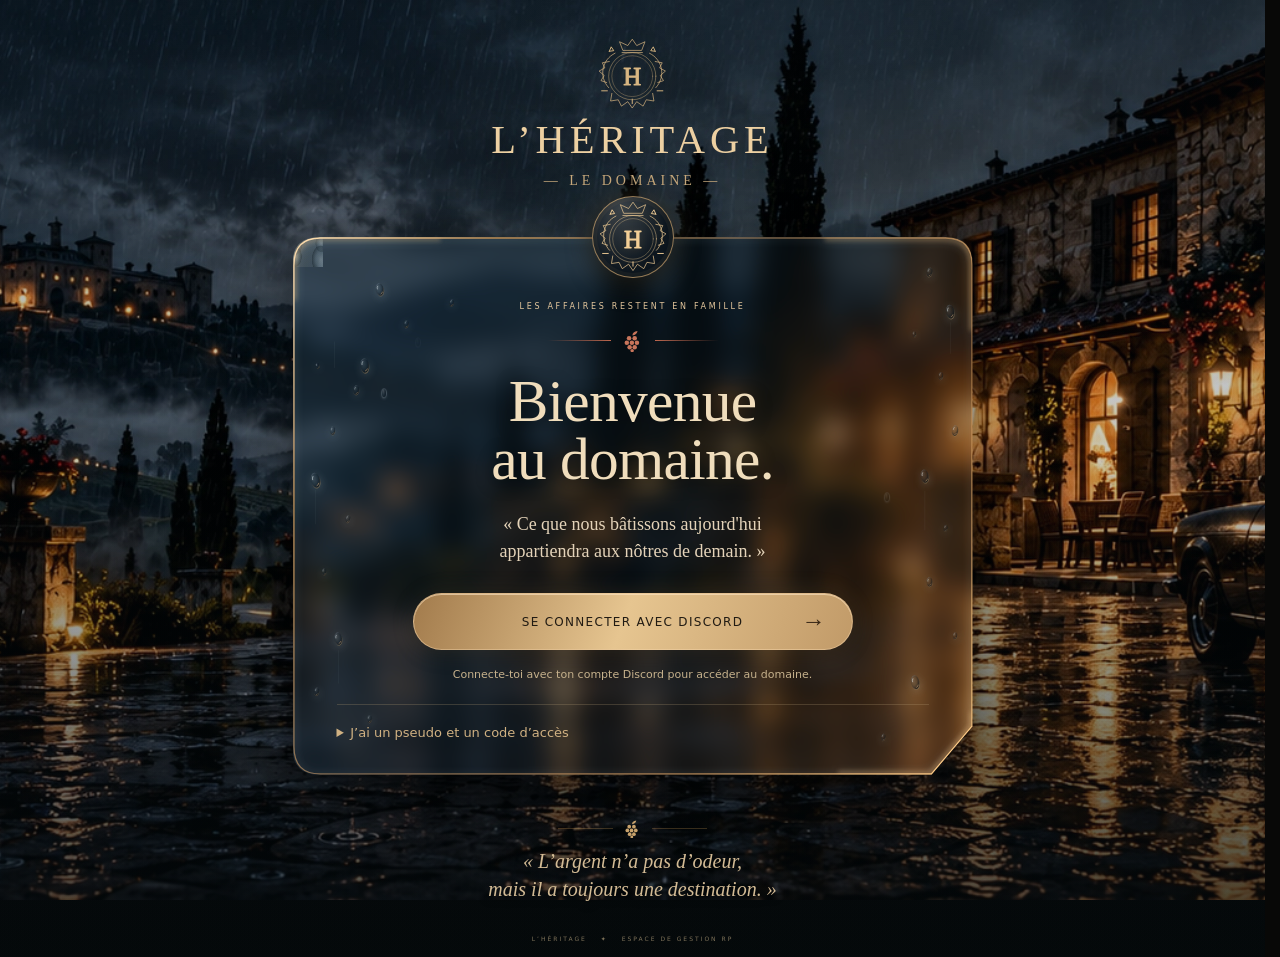
<file: index.html>
<!doctype html>
<html lang="fr">
<head>
<meta charset="utf-8">
<base href="./static/">
<meta name="heritage-hosting" content="github-pages"><meta name="viewport" content="width=device-width,initial-scale=1"><meta name="referrer" content="no-referrer">
<meta http-equiv="Content-Security-Policy" content="default-src 'self'; script-src 'self'; style-src 'self' 'unsafe-inline' https://fonts.googleapis.com; font-src 'self' https://fonts.gstatic.com data:; img-src 'self' data: blob: https://cdn.discordapp.com https://media.discordapp.net; media-src 'self' blob:; connect-src 'self' https://unabashed-tackle-claw.ngrok-free.dev; base-uri 'self'; form-action 'self'">
<style>[hidden]{display:none!important}body{margin:0;background:#12110f;color:#ede7db}#initial-loading{min-height:100vh;display:grid;place-content:center;text-align:center}#site-error{position:fixed;inset:auto 1rem 1rem;z-index:10000;max-width:36rem;margin:auto;padding:1.25rem;background:#24201b;color:#ede7db;border:1px solid #aa9261;border-radius:.75rem}#site-error button{cursor:pointer}</style>
<script src="startup.js?v=2"></script>
<script src="light-mode.js?v=1"></script>
<script src="connection.js?v=code-on-pages-1" defer></script>
<script src="catalog.js?v=1" defer></script>
<script src="local-business.js?v=tombola-week-1" defer></script>
<script src="demo.js?v=access-delete-2" defer></script>
<script src="access-council.js?v=nav-order-1" defer></script>
<script src="vehicle-picker.js?v=tombola-week-1" defer></script>
<meta name="theme-color" content="#12110f"><meta name="description" content="L’Héritage — Espace privé de gestion du domaine RP.">
<title>L’Héritage — Le domaine</title>
<link rel="icon" type="image/svg+xml" href="assets/favicon.svg">
<link rel="preconnect" href="https://fonts.googleapis.com">
<link rel="preconnect" href="https://fonts.gstatic.com" crossorigin>
<link rel="stylesheet" href="https://fonts.googleapis.com/css2?family=Cormorant+Garamond:wght@400;500;600;700&amp;family=DM+Sans:wght@400;450;500;600;700&amp;display=swap">
<link rel="stylesheet" href="styles.css?v=fonts-2"><link rel="stylesheet" href="theme-estate.css"><link rel="stylesheet" href="theme-midnight.css"><link rel="stylesheet" href="theme-finish.css?v=coffre-alert-1"><link rel="stylesheet" href="theme-entry-glass.css?v=entry-motion-1"><script src="rules.js?v=site-only-2" defer></script><script src="feedback.js?v=permanent-journal-1" defer></script><script src="app.js?v=coffre-alert-only-1" defer></script><script src="journal.js?v=tombola-week-1" defer></script><script src="logs.js?v=coffre-1" defer></script><script src="access-accounts.js?v=delete-2" defer></script><script src="secure.js?v=coffre-lazy-1" defer></script><link rel="stylesheet" href="secure.css?v=nav-order-1"><link rel="stylesheet" href="theme-nuance.css?v=rendu-leger-test-1">
<link rel="stylesheet" href="tombola.css?v=tombola-week-1">
<link rel="stylesheet" href="access-panels.css?v=role-editor-5">
<link rel="stylesheet" href="statistics.css?v=rankings-1">
<link rel="stylesheet" href="theme-refinement.css?v=5">
<link rel="stylesheet" href="theme-eclipse.css?v=9">
<link rel="stylesheet" href="theme-heritage-reference.css?v=33">
<link rel="stylesheet" href="heritage-glass-hover.css?v=entry-hover-1">
<link rel="stylesheet" href="heritage-site-glass.css?v=hover-stable-1">
<link rel="stylesheet" href="heritage-button-motion.css?v=1">
<link rel="stylesheet" href="light-mode.css?v=2">
<script src="gsap.min.js?v=1" defer></script>
<script src="heritage-motion.js?v=restore-motion-1" defer></script>
<script src="heritage-glass-hover.js?v=entry-hover-1" defer></script>
<script src="sidebar-motion.js?v=1" defer></script>
<script src="heritage-button-motion.js?v=2" defer></script>
</head>
<body aria-busy="true">
<div id="initial-loading" class="initial-loading" role="status" aria-live="polite"><span class="loading-brand">L’HÉRITAGE</span><span class="loading-spinner" aria-hidden="true"></span><p>Ouverture du domaine…</p><noscript>Active JavaScript pour ouvrir le site.</noscript></div>
<section id="site-error" class="site-error" role="alert" aria-live="assertive" aria-atomic="true" hidden><button class="site-error-close" type="button" data-error-dismiss aria-label="Fermer le message">×</button><h2>Un problème est survenu</h2><p>Le site n’a pas pu terminer cette demande.</p><button class="button glass" type="button" data-error-retry>Réessayer</button></section>
<section id="entry-screen" class="entry-screen" aria-labelledby="entry-title" hidden>
<svg class="entry-clip-defs" width="0" height="0" aria-hidden="true" focusable="false"><defs><clipPath id="entry-glass-clip" clipPathUnits="objectBoundingBox"><path d="M.04 0H.96Q1 0 1 .05V.91L.94 1H.04Q0 1 0 .95V.05Q0 0 .04 0Z"/></clipPath></defs></svg>
<div class="entry-content">
  <header class="entry-brand"><span class="crest estate-crest" aria-hidden="true"><svg viewBox="0 0 120 120"><g fill="none" stroke="currentColor"><circle cx="60" cy="63" r="37" stroke-width=".7"/><circle cx="60" cy="63" r="32" stroke-width=".5"/><path d="M45 22 40 9 53 15 60 5 67 15 80 9 75 22ZM44 26h32M23 81C7 64 12 37 33 27M97 81c16-17 11-44-10-54M20 73l-9-3 5-8-8-7 9-5-4-8 11-2M100 73l9-3-5-8 8-7-9-5 4-8-11-2M28 90l-2 12 12-2 5 10 10-7 7 10 7-10 10 7 5-10 12 2-2-12" stroke-width="1.1"/><path d="m24 24 3-7 4 6-7 1m72 0-3-7-4 6 7 1M60 99v7M12 86h9m78 0h9"/></g><text x="60" y="77" text-anchor="middle" fill="currentColor" font-family="Georgia,serif" font-size="39">H</text></svg></span><h1 id="entry-title">L’HÉRITAGE</h1><p class="entry-vineyard">— LE DOMAINE —</p></header>
  <div class="entry-panel-shell">
  <div class="entry-panel">
    <img class="entry-glass-details" src="assets/entry-glass.svg?v=corner-2" alt="" aria-hidden="true">
    <p class="eyebrow">LES AFFAIRES RESTENT EN FAMILLE</p>
    <div class="entry-divider" aria-hidden="true"><span></span><svg viewBox="0 0 32 38" aria-hidden="true"><g fill="currentColor" stroke="none"><path d="M15 9q0-7 9-8q-1 7-9 8"/><circle cx="9" cy="14" r="4"/><circle cx="19" cy="14" r="4"/><circle cx="5" cy="22" r="4"/><circle cx="14" cy="22" r="4"/><circle cx="23" cy="22" r="4"/><circle cx="10" cy="30" r="4"/><circle cx="19" cy="30" r="4"/><circle cx="14.5" cy="36" r="3"/></g></svg><span></span></div>
    <h2 class="entry-welcome">Bienvenue<br>au domaine.</h2>
    <p class="entry-intro">« Ce que nous bâtissons aujourd'hui appartiendra aux nôtres de demain. »</p>
    <button class="button primary" id="enter-demo"><span class="entry-button-label">SE CONNECTER AVEC DISCORD</span><span class="entry-button-arrow" aria-hidden="true">→</span></button>
    <p class="entry-demo-note">Prévisualisation indépendante · connexion Discord</p>
    <details class="access-code-entry"><summary>J’ai un pseudo et un code d’accès</summary><form id="access-code-login-form"><label class="field">Pseudo de connexion<input name="loginName" required minlength="3" maxlength="40" autocomplete="username" autocapitalize="none" spellcheck="false"></label><label class="field">Code d’accès<input name="accessCode" type="password" required maxlength="128" autocomplete="current-password" autocapitalize="none" spellcheck="false"></label><p id="access-code-login-status" role="alert" hidden></p><button class="button primary" type="submit">Se connecter →</button></form></details>
  </div>
    <span class="entry-medallion" aria-hidden="true"><svg viewBox="0 0 120 120"><g fill="none" stroke="currentColor"><circle cx="60" cy="63" r="37" stroke-width=".7"/><circle cx="60" cy="63" r="32" stroke-width=".5"/><path d="M45 22 40 9 53 15 60 5 67 15 80 9 75 22ZM44 26h32M23 81C7 64 12 37 33 27M97 81c16-17 11-44-10-54M20 73l-9-3 5-8-8-7 9-5-4-8 11-2M100 73l9-3-5-8 8-7-9-5 4-8-11-2M28 90l-2 12 12-2 5 10 10-7 7 10 7-10 10 7 5-10 12 2-2-12" stroke-width="1.1"/><path d="m24 24 3-7 4 6-7 1m72 0-3-7-4 6 7 1M60 99v7M12 86h9m78 0h9"/></g><text x="60" y="77" text-anchor="middle" fill="currentColor" font-family="Georgia,serif" font-size="39">H</text></svg></span>
  </div>
  <div class="entry-signature"><span aria-hidden="true"><svg viewBox="0 0 32 38" aria-hidden="true"><g fill="currentColor" stroke="none"><path d="M15 9q0-7 9-8q-1 7-9 8"/><circle cx="9" cy="14" r="4"/><circle cx="19" cy="14" r="4"/><circle cx="5" cy="22" r="4"/><circle cx="14" cy="22" r="4"/><circle cx="23" cy="22" r="4"/><circle cx="10" cy="30" r="4"/><circle cx="19" cy="30" r="4"/><circle cx="14.5" cy="36" r="3"/></g></svg></span><blockquote>« L’argent n’a pas d’odeur,<br>mais il a toujours une destination. »</blockquote></div>
</div>
<p class="entry-footer">L’HÉRITAGE <span>✦</span> ESPACE DE GESTION RP</p>
</section>

<aside class="sidebar" id="sidebar" hidden>
<a class="brand midnight-brand" href="#overview" aria-label="L’Héritage, accueil"><span class="midnight-monogram" aria-hidden="true">H</span><strong>L’HÉRITAGE</strong><small>APRÈS MINUIT</small></a>
<nav aria-label="Navigation principale" id="navigation"></nav>
</aside>
<div class="scrim" id="scrim"></div>
<main hidden>
<header class="topbar"><button class="icon-button mobile-menu" id="menu-toggle" aria-label="Ouvrir le menu" aria-expanded="false">☰</button><div class="breadcrumb"><span id="home-icon"></span> Le domaine <span class="slash">/</span> <strong id="breadcrumb">Vue d’ensemble</strong></div><div class="account-controls"><div class="account-upper"><div class="global-search"><label><span aria-hidden="true">⌕</span><input id="global-search" type="search" placeholder="Rechercher…" aria-label="Rechercher sur le site" autocomplete="off"></label><div id="search-results" class="account-popover" hidden></div></div><div class="notification-wrap"><button id="notifications-toggle" class="account-icon" aria-label="Notifications" aria-expanded="false">♧<span id="notification-count"></span></button><section id="notifications-panel" class="account-popover" aria-label="Notifications de démonstration" hidden></section></div><div class="account-wrap"><button id="profile-toggle" class="profile-toggle" aria-expanded="false" aria-controls="profile-menu"><span id="profile-avatar" class="avatar">TK</span><span><strong id="profile-name"></strong><small id="profile-role"></small></span><span class="profile-chevron">⌄</span></button><div id="profile-menu" class="account-popover" hidden><button id="edit-profile">Mon Registre</button><button id="logout">Se déconnecter</button><a href="#welcome">Revenir à l’accueil</a><p>Profil personnel · identité Discord vérifiée</p></div></div></div><div class="account-lower"><time id="estate-date" class="estate-date"></time><time id="estate-clock"></time><button id="profile-settings" class="account-icon" aria-label="Paramètres du profil">⚙</button></div></div></header>
<section class="hero"><div class="hero-copy"><p class="eyebrow">DOMAINE<br>ALLIANCES<br>RÉCUPÉRATION<br>INFLUENCE</p><h1 id="page-title">Les affaires<br>de la famille<span>.</span></h1><p class="hero-subtitle" id="page-subtitle">Tradition en surface. Opportunités en profondeur.</p><div class="hero-actions"><button class="button primary" data-action="add-sale"><span>＋</span> Ajouter du sale <span>↗</span></button><button class="button glass" data-action="add-machine"><span>⚙</span> Lancer un lot <span>↗</span></button></div></div><span class="hero-caption">03 — Après minuit <span>—</span></span></section>
<div id="page-announcement" class="visually-hidden" role="status" aria-live="polite" aria-atomic="true"></div>
<section id="content" class="content"></section>
<footer><span>L’HÉRITAGE <i>✦</i> LES AFFAIRES RESTENT EN FAMILLE.</span><span>Données de test · serveur indépendant <button id="reset-demo">Réinitialiser</button></span></footer>
</main>
<dialog id="sales-reset-dialog" aria-labelledby="sales-reset-title"><div class="dialog-heading"><div><p class="eyebrow">GESTION DU SALE</p><h2 id="sales-reset-title">Clôturer la semaine ?</h2></div></div><p class="form-note">Les dossiers de « En cours » seront archivés, puis cette vue sera vide. Les anciens dossiers et leurs progressions restent conservés.</p><div class="sales-reset-actions"><button class="button glass" type="button" id="cancel-sales-reset">Annuler</button><button class="button primary" type="button" data-action="confirm-sales-reset">Confirmer le reset</button></div></dialog>
<dialog id="form-dialog" aria-labelledby="dialog-title"><form id="entry-form"><div class="dialog-heading"><div><p class="eyebrow">LE DOMAINE · NOUVELLE OPÉRATION</p><h2 id="dialog-title"></h2></div><button type="button" class="icon-button" id="close-dialog" aria-label="Fermer">×</button></div><div id="form-fields"></div><p class="form-note">Les opérations connectées attendent la confirmation du bot Discord.</p><button class="button primary submit" type="submit">Enregistrer <span>↗</span></button></form></dialog>
<dialog id="profile-dialog"><form id="profile-form"><div class="dialog-heading"><div><p class="eyebrow">VOTRE PLACE DANS LA FAMILLE</p><h2>Mon profil.</h2></div><button class="icon-button" id="close-profile" type="button" aria-label="Fermer">×</button></div><div id="profile-preview" class="avatar profile-preview">TK</div><label class="field">Photo de profil<input id="profile-photo" type="file" accept="image/jpeg,image/png,image/webp"></label><p class="form-note">JPG, PNG ou WebP · maximum 10 Mo · stockée sur cet appareil.</p><button type="button" id="remove-photo" class="text-link">Retirer la photo</button><label class="field">Nom affiché<input id="profile-display-name" name="displayName" required maxlength="60"></label><label class="field">Titre affiché<input id="profile-display-role" name="displayRole" required maxlength="60"></label><p class="form-note">Ce titre personnalise l’affichage et ne donne aucune permission Discord.</p><button type="submit" class="button primary submit">Enregistrer mon profil ↗</button></form></dialog>
<div id="toast" role="status"></div>
</body></html>
</file>
